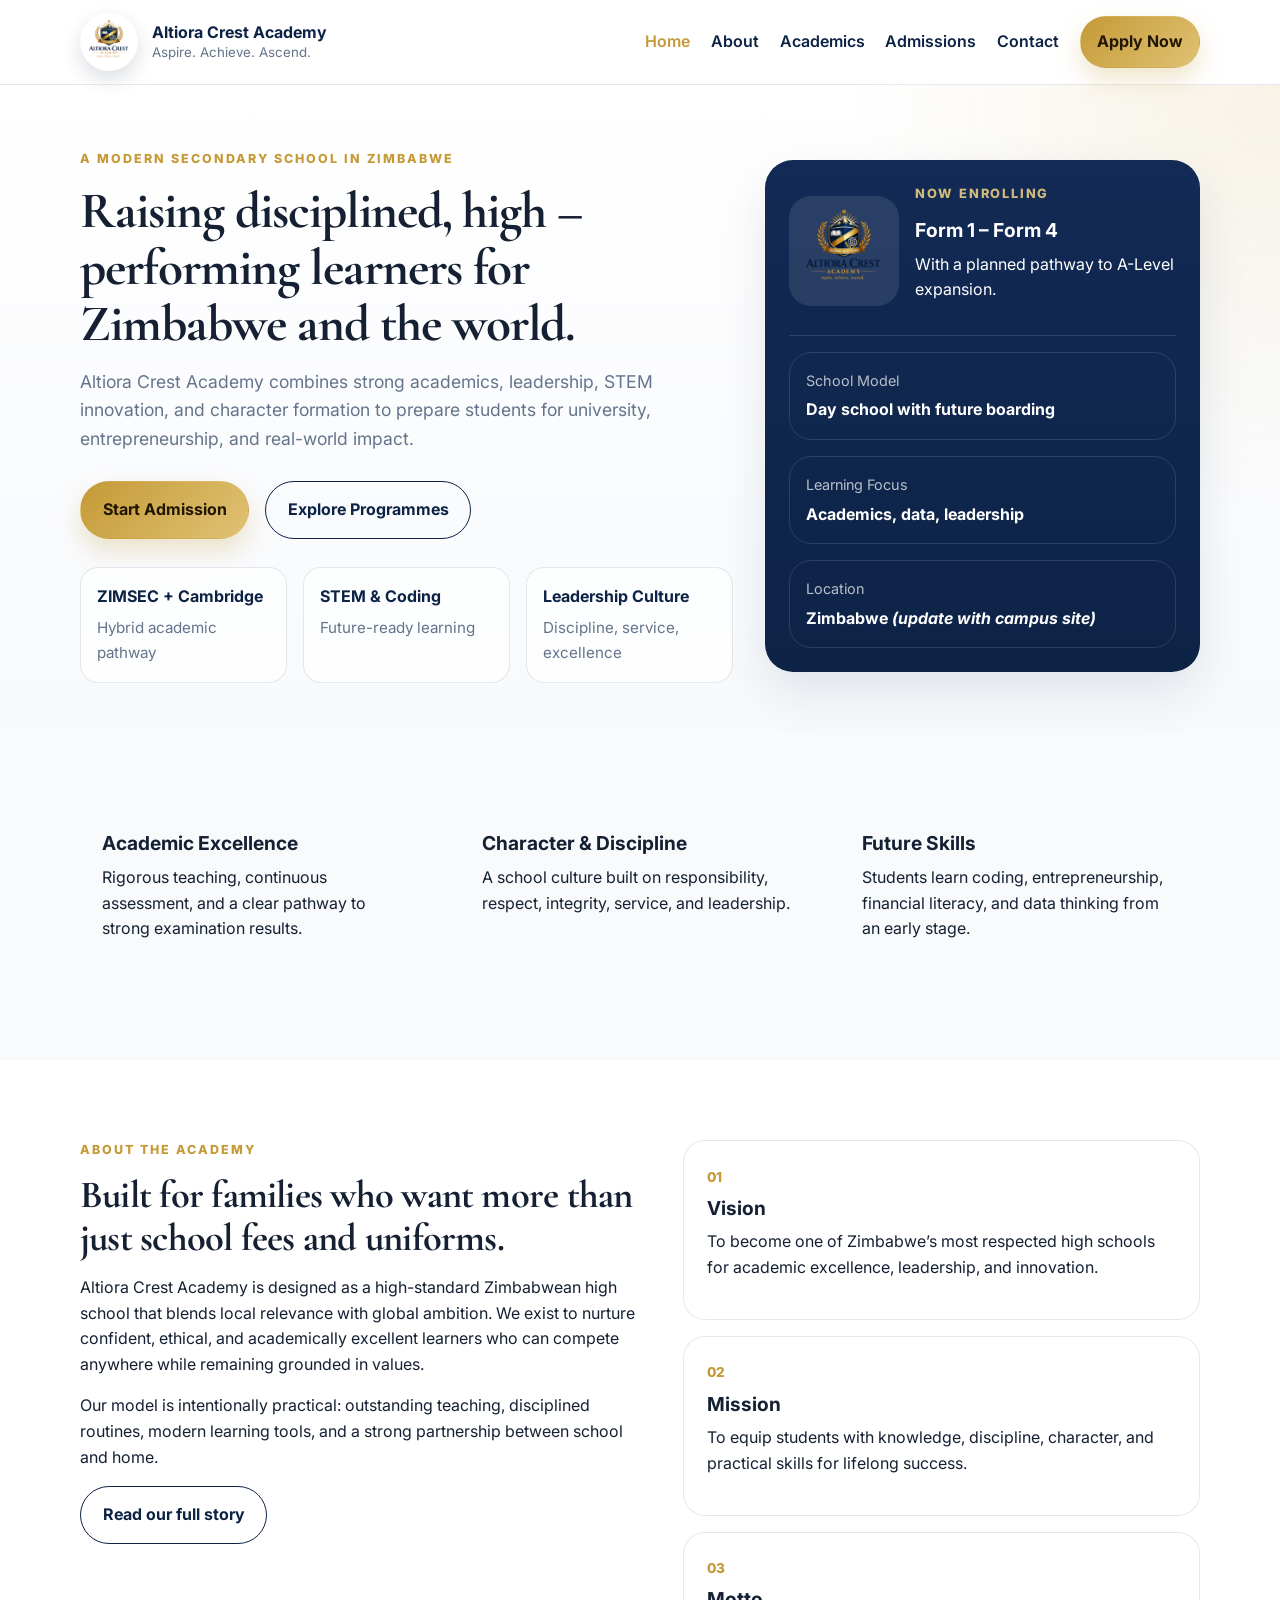
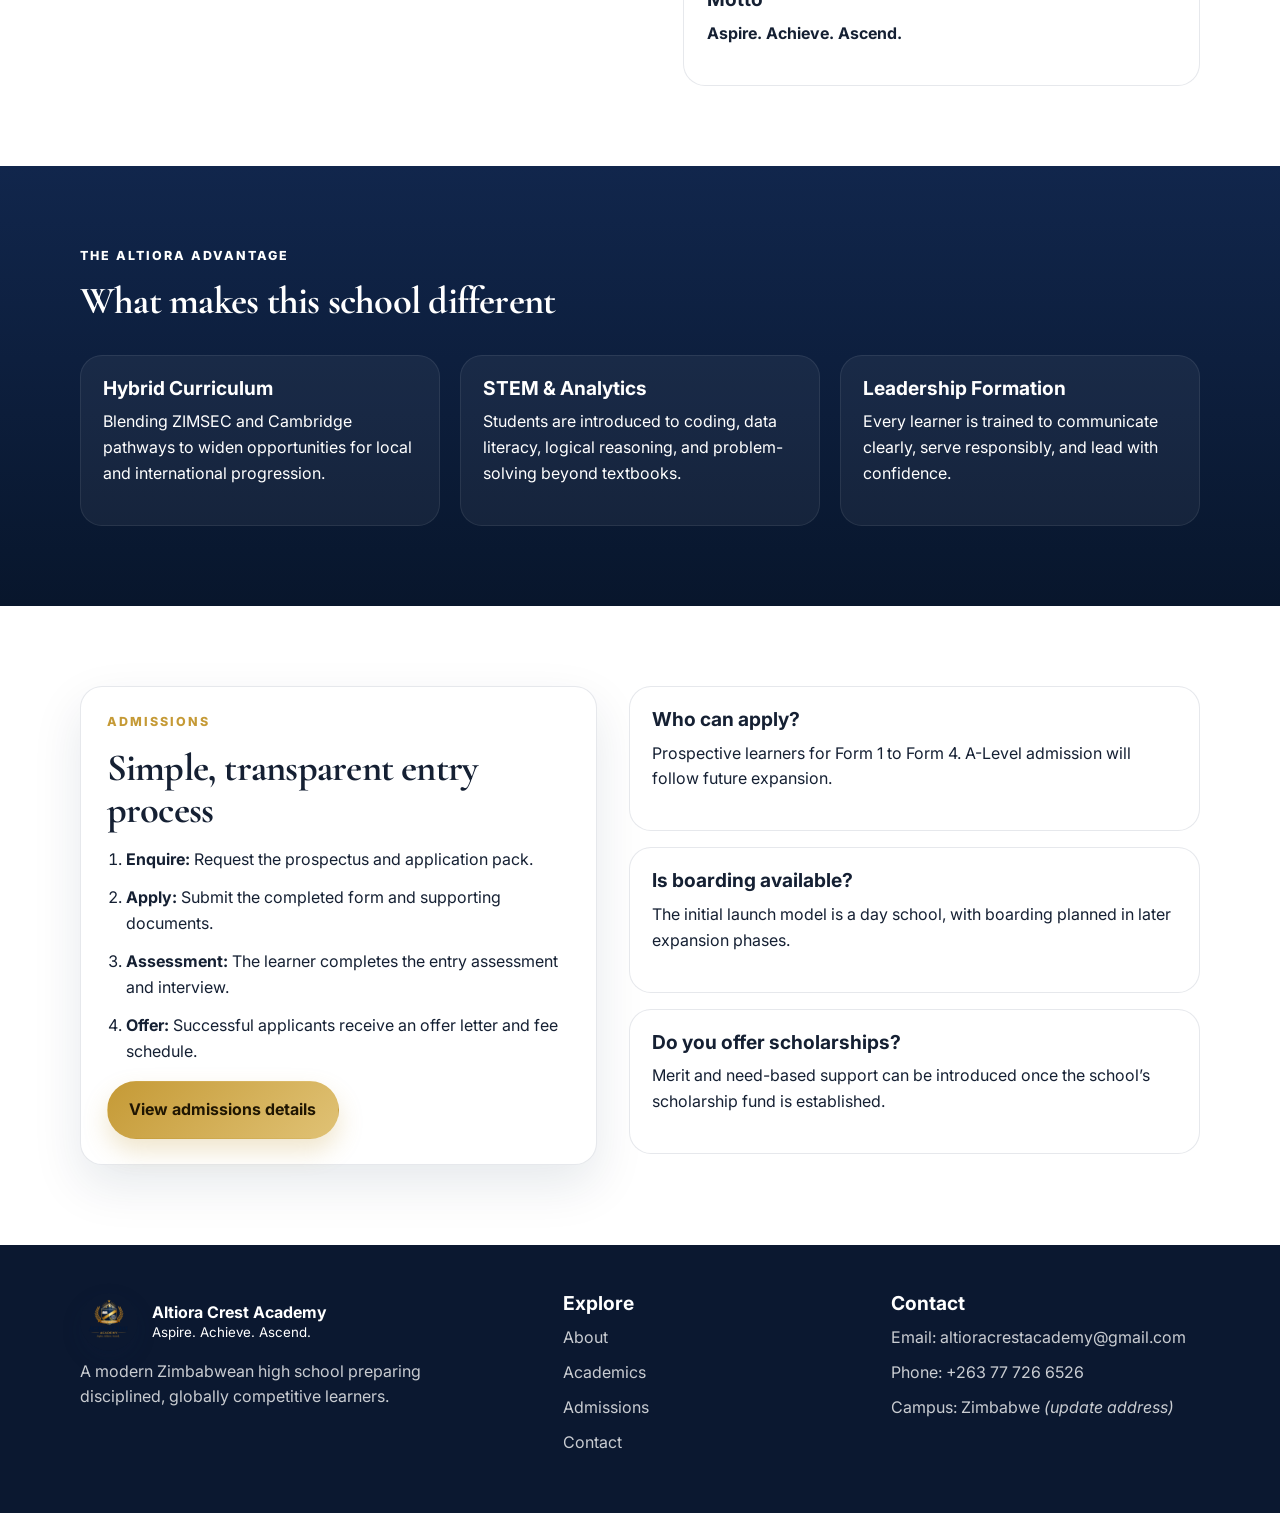
<file: index.html>
<!DOCTYPE html>
<html lang="en">
<head>
  <meta charset="UTF-8" />
  <meta name="viewport" content="width=device-width, initial-scale=1.0" />
  <meta name="description" content="Altiora Crest Academy - A modern Zimbabwean high school shaping disciplined, globally competitive learners." />
  <title>Altiora Crest Academy | Home</title>
  <link rel="preconnect" href="https://fonts.googleapis.com">
  <link rel="preconnect" href="https://fonts.gstatic.com" crossorigin>
  <link href="https://fonts.googleapis.com/css2?family=Cormorant+Garamond:wght@600;700&family=Inter:wght@400;500;600;700;800&display=swap" rel="stylesheet">
  <link rel="stylesheet" href="styles.css" />
  <link rel="icon" type="image/png" href="assets/logo.png" />
</head>
<body>
  <header class="site-header">
    <div class="container nav-wrap">
      <a class="brand" href="index.html" aria-label="Altiora Crest Academy home">
        <img src="assets/logo.png" alt="Altiora Crest Academy logo" class="brand-logo" />
        <span class="brand-text">
          <strong>Altiora Crest Academy</strong>
          <small>Aspire. Achieve. Ascend.</small>
        </span>
      </a>

      <button class="nav-toggle" aria-label="Open menu" aria-expanded="false">☰</button>

      <nav class="site-nav">
        <a href="index.html" class="active">Home</a>
        <a href="about.html">About</a>
        <a href="academics.html">Academics</a>
        <a href="admissions.html">Admissions</a>
        <a href="contact.html">Contact</a>
        <a href="admissions.html#apply" class="btn btn-sm btn-primary">Apply Now</a>
      </nav>
    </div>
  </header>

  <main>
    <section class="hero" id="home">
      <div class="container hero-grid">
        <div class="hero-copy">
          <p class="eyebrow">A modern secondary school in Zimbabwe</p>
          <h1>Raising disciplined, high &ndash; performing learners for Zimbabwe and the world.</h1>
          <p class="lead">
            Altiora Crest Academy combines strong academics, leadership, STEM innovation, and character formation
            to prepare students for university, entrepreneurship, and real-world impact.
          </p>
          <div class="hero-actions">
            <a href="admissions.html#apply" class="btn btn-primary">Start Admission</a>
            <a href="academics.html" class="btn btn-secondary">Explore Programmes</a>
          </div>
          <ul class="hero-stats">
            <li><strong>ZIMSEC + Cambridge</strong><span>Hybrid academic pathway</span></li>
            <li><strong>STEM & Coding</strong><span>Future-ready learning</span></li>
            <li><strong>Leadership Culture</strong><span>Discipline, service, excellence</span></li>
          </ul>
        </div>
        <div class="hero-card">
          <div class="crest-card">
            <img src="assets/logo.png" alt="Altiora Crest Academy crest" />
            <div>
              <p class="card-label">Now enrolling</p>
              <h3>Form 1 &ndash; Form 4</h3>
              <p>With a planned pathway to A-Level expansion.</p>
            </div>
          </div>
          <div class="quick-info">
            <div>
              <span>School Model</span>
              <strong>Day school with future boarding</strong>
            </div>
            <div>
              <span>Learning Focus</span>
              <strong>Academics, data, leadership</strong>
            </div>
            <div>
              <span>Location</span>
              <strong>Zimbabwe <em>(update with campus site)</em></strong>
            </div>
          </div>
        </div>
      </div>
    </section>

    <section class="section muted-band">
      <div class="container feature-strip">
        <article>
          <h3>Academic Excellence</h3>
          <p>Rigorous teaching, continuous assessment, and a clear pathway to strong examination results.</p>
        </article>
        <article>
          <h3>Character & Discipline</h3>
          <p>A school culture built on responsibility, respect, integrity, service, and leadership.</p>
        </article>
        <article>
          <h3>Future Skills</h3>
          <p>Students learn coding, entrepreneurship, financial literacy, and data thinking from an early stage.</p>
        </article>
      </div>
    </section>

    <section class="section">
      <div class="container split-layout">
        <div>
          <p class="eyebrow">About the academy</p>
          <h2>Built for families who want more than just school fees and uniforms.</h2>
          <p>
            Altiora Crest Academy is designed as a high-standard Zimbabwean high school that blends local relevance with
            global ambition. We exist to nurture confident, ethical, and academically excellent learners who can compete
            anywhere while remaining grounded in values.
          </p>
          <p>
            Our model is intentionally practical: outstanding teaching, disciplined routines, modern learning tools,
            and a strong partnership between school and home.
          </p>
          <a class="btn btn-secondary" href="about.html">Read our full story</a>
        </div>
        <div class="value-boxes">
          <article class="value-box">
            <span>01</span>
            <h3>Vision</h3>
            <p>To become one of Zimbabwe’s most respected high schools for academic excellence, leadership, and innovation.</p>
          </article>
          <article class="value-box">
            <span>02</span>
            <h3>Mission</h3>
            <p>To equip students with knowledge, discipline, character, and practical skills for lifelong success.</p>
          </article>
          <article class="value-box">
            <span>03</span>
            <h3>Motto</h3>
            <p><strong>Aspire. Achieve. Ascend.</strong></p>
          </article>
        </div>
      </div>
    </section>

    <section class="section dark-section">
      <div class="container">
        <p class="eyebrow light">The Altiora advantage</p>
        <h2 class="light-heading">What makes this school different</h2>
        <div class="cards-grid">
          <article class="card">
            <h3>Hybrid Curriculum</h3>
            <p>Blending ZIMSEC and Cambridge pathways to widen opportunities for local and international progression.</p>
          </article>
          <article class="card">
            <h3>STEM & Analytics</h3>
            <p>Students are introduced to coding, data literacy, logical reasoning, and problem-solving beyond textbooks.</p>
          </article>
          <article class="card">
            <h3>Leadership Formation</h3>
            <p>Every learner is trained to communicate clearly, serve responsibly, and lead with confidence.</p>
          </article>
        </div>
      </div>
    </section>

    <section class="section">
      <div class="container split-layout reverse">
        <div class="admissions-box">
          <p class="eyebrow">Admissions</p>
          <h2>Simple, transparent entry process</h2>
          <ol class="steps-list">
            <li><strong>Enquire:</strong> Request the prospectus and application pack.</li>
            <li><strong>Apply:</strong> Submit the completed form and supporting documents.</li>
            <li><strong>Assessment:</strong> The learner completes the entry assessment and interview.</li>
            <li><strong>Offer:</strong> Successful applicants receive an offer letter and fee schedule.</li>
          </ol>
          <a class="btn btn-primary" href="admissions.html">View admissions details</a>
        </div>
        <div class="faq-group">
          <article class="faq-item">
            <h3>Who can apply?</h3>
            <p>Prospective learners for Form 1 to Form 4. A-Level admission will follow future expansion.</p>
          </article>
          <article class="faq-item">
            <h3>Is boarding available?</h3>
            <p>The initial launch model is a day school, with boarding planned in later expansion phases.</p>
          </article>
          <article class="faq-item">
            <h3>Do you offer scholarships?</h3>
            <p>Merit and need-based support can be introduced once the school’s scholarship fund is established.</p>
          </article>
        </div>
      </div>
    </section>
  </main>

  <footer class="site-footer">
    <div class="container footer-grid">
      <div>
        <a class="brand footer-brand" href="index.html">
          <img src="assets/logo.png" alt="Altiora Crest Academy logo" class="brand-logo" />
          <span class="brand-text">
            <strong>Altiora Crest Academy</strong>
            <small>Aspire. Achieve. Ascend.</small>
          </span>
        </a>
        <p class="footer-copy">A modern Zimbabwean high school preparing disciplined, globally competitive learners.</p>
      </div>
      <div>
        <h3>Explore</h3>
        <ul class="footer-links">
          <li><a href="about.html">About</a></li>
          <li><a href="academics.html">Academics</a></li>
          <li><a href="admissions.html">Admissions</a></li>
          <li><a href="contact.html">Contact</a></li>
        </ul>
      </div>
      <div>
        <h3>Contact</h3>
        <ul class="footer-links">
          <li>Email: altioracrestacademy@gmail.com</li>
          <li>Phone: +263 77 726 6526</li>
          <li>Campus: Zimbabwe <em>(update address)</em></li>
        </ul>
      </div>
    </div>
  </footer>
  <script src="script.js"></script>
</body>
</html>
</file>
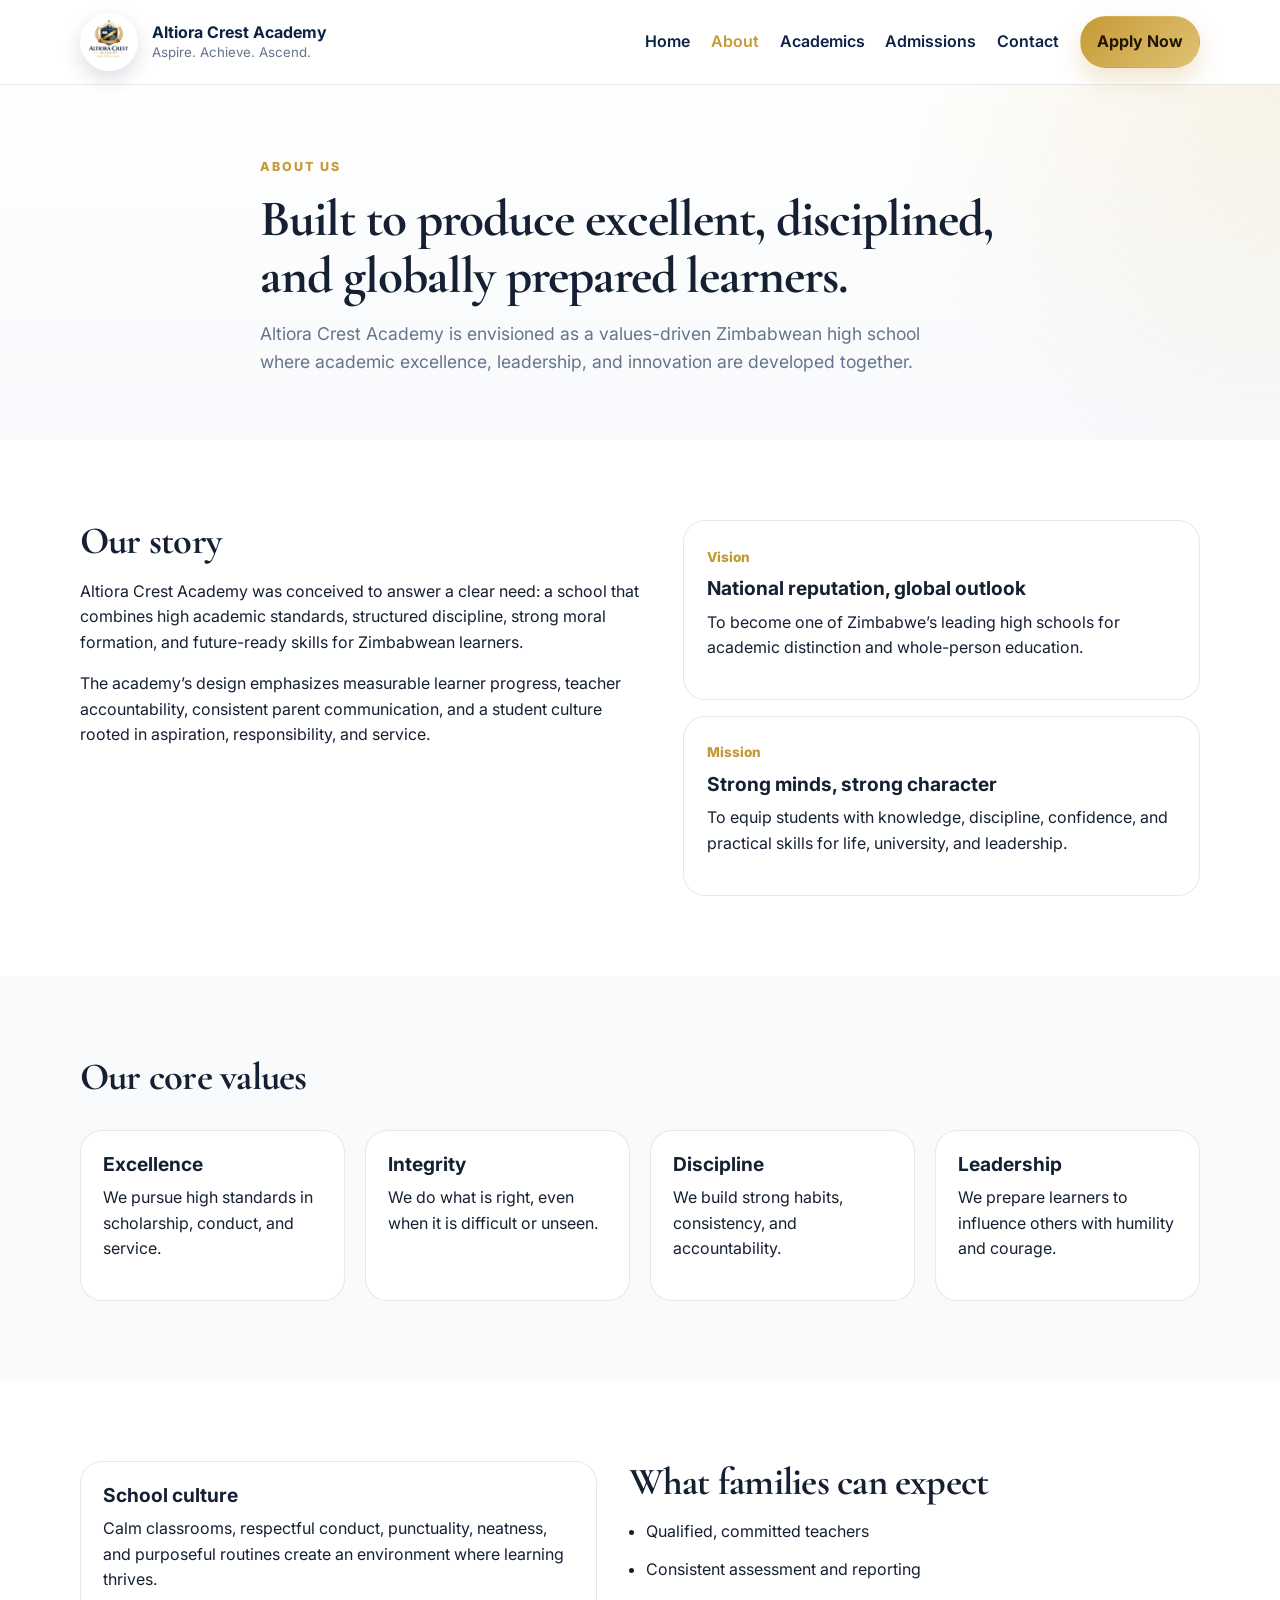
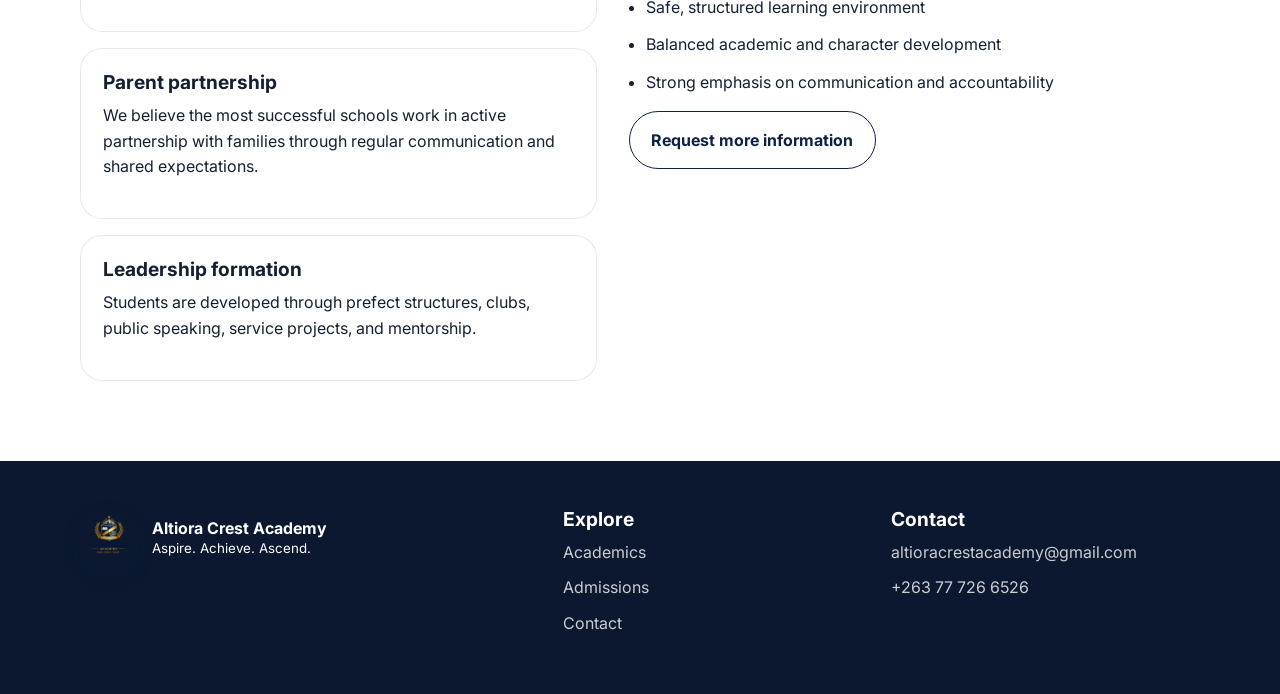
<file: about.html>
<!DOCTYPE html>
<html lang="en">
<head>
  <meta charset="UTF-8" />
  <meta name="viewport" content="width=device-width, initial-scale=1.0" />
  <meta name="description" content="About Altiora Crest Academy - our vision, mission, values, and school culture." />
  <title>Altiora Crest Academy | About</title>
  <link rel="preconnect" href="https://fonts.googleapis.com">
  <link rel="preconnect" href="https://fonts.gstatic.com" crossorigin>
  <link href="https://fonts.googleapis.com/css2?family=Cormorant+Garamond:wght@600;700&family=Inter:wght@400;500;600;700;800&display=swap" rel="stylesheet">
  <link rel="stylesheet" href="styles.css" />
  <link rel="icon" type="image/png" href="assets/logo.png" />
</head>
<body>
  <header class="site-header">
    <div class="container nav-wrap">
      <a class="brand" href="index.html"><img src="assets/logo.png" alt="Logo" class="brand-logo"><span class="brand-text"><strong>Altiora Crest Academy</strong><small>Aspire. Achieve. Ascend.</small></span></a>
      <button class="nav-toggle" aria-label="Open menu" aria-expanded="false">☰</button>
      <nav class="site-nav">
        <a href="index.html">Home</a>
        <a href="about.html" class="active">About</a>
        <a href="academics.html">Academics</a>
        <a href="admissions.html">Admissions</a>
        <a href="contact.html">Contact</a>
        <a href="admissions.html#apply" class="btn btn-sm btn-primary">Apply Now</a>
      </nav>
    </div>
  </header>
  <main>
    <section class="page-hero">
      <div class="container narrow">
        <p class="eyebrow">About Us</p>
        <h1>Built to produce excellent, disciplined, and globally prepared learners.</h1>
        <p class="lead">Altiora Crest Academy is envisioned as a values-driven Zimbabwean high school where academic excellence, leadership, and innovation are developed together.</p>
      </div>
    </section>

    <section class="section">
      <div class="container split-layout">
        <div>
          <h2>Our story</h2>
          <p>Altiora Crest Academy was conceived to answer a clear need: a school that combines high academic standards, structured discipline, strong moral formation, and future-ready skills for Zimbabwean learners.</p>
          <p>The academy’s design emphasizes measurable learner progress, teacher accountability, consistent parent communication, and a student culture rooted in aspiration, responsibility, and service.</p>
        </div>
        <div class="value-boxes">
          <article class="value-box"><span>Vision</span><h3>National reputation, global outlook</h3><p>To become one of Zimbabwe’s leading high schools for academic distinction and whole-person education.</p></article>
          <article class="value-box"><span>Mission</span><h3>Strong minds, strong character</h3><p>To equip students with knowledge, discipline, confidence, and practical skills for life, university, and leadership.</p></article>
        </div>
      </div>
    </section>

    <section class="section muted-band">
      <div class="container">
        <h2>Our core values</h2>
        <div class="cards-grid four-up light-cards">
          <article class="card light-card"><h3>Excellence</h3><p>We pursue high standards in scholarship, conduct, and service.</p></article>
          <article class="card light-card"><h3>Integrity</h3><p>We do what is right, even when it is difficult or unseen.</p></article>
          <article class="card light-card"><h3>Discipline</h3><p>We build strong habits, consistency, and accountability.</p></article>
          <article class="card light-card"><h3>Leadership</h3><p>We prepare learners to influence others with humility and courage.</p></article>
        </div>
      </div>
    </section>

    <section class="section">
      <div class="container split-layout reverse">
        <div class="faq-group">
          <article class="faq-item"><h3>School culture</h3><p>Calm classrooms, respectful conduct, punctuality, neatness, and purposeful routines create an environment where learning thrives.</p></article>
          <article class="faq-item"><h3>Parent partnership</h3><p>We believe the most successful schools work in active partnership with families through regular communication and shared expectations.</p></article>
          <article class="faq-item"><h3>Leadership formation</h3><p>Students are developed through prefect structures, clubs, public speaking, service projects, and mentorship.</p></article>
        </div>
        <div>
          <h2>What families can expect</h2>
          <ul class="check-list">
            <li>Qualified, committed teachers</li>
            <li>Consistent assessment and reporting</li>
            <li>Safe, structured learning environment</li>
            <li>Balanced academic and character development</li>
            <li>Strong emphasis on communication and accountability</li>
          </ul>
          <a href="contact.html" class="btn btn-secondary">Request more information</a>
        </div>
      </div>
    </section>
  </main>
  <footer class="site-footer">
    <div class="container footer-grid">
      <div><a class="brand footer-brand" href="index.html"><img src="assets/logo.png" alt="Logo" class="brand-logo"><span class="brand-text"><strong>Altiora Crest Academy</strong><small>Aspire. Achieve. Ascend.</small></span></a></div>
      <div><h3>Explore</h3><ul class="footer-links"><li><a href="academics.html">Academics</a></li><li><a href="admissions.html">Admissions</a></li><li><a href="contact.html">Contact</a></li></ul></div>
      <div><h3>Contact</h3><ul class="footer-links"><li>altioracrestacademy@gmail.com</li><li>+263 77 726 6526</li></ul></div>
    </div>
  </footer>
  <script src="script.js"></script>
</body>
</html>
</file>
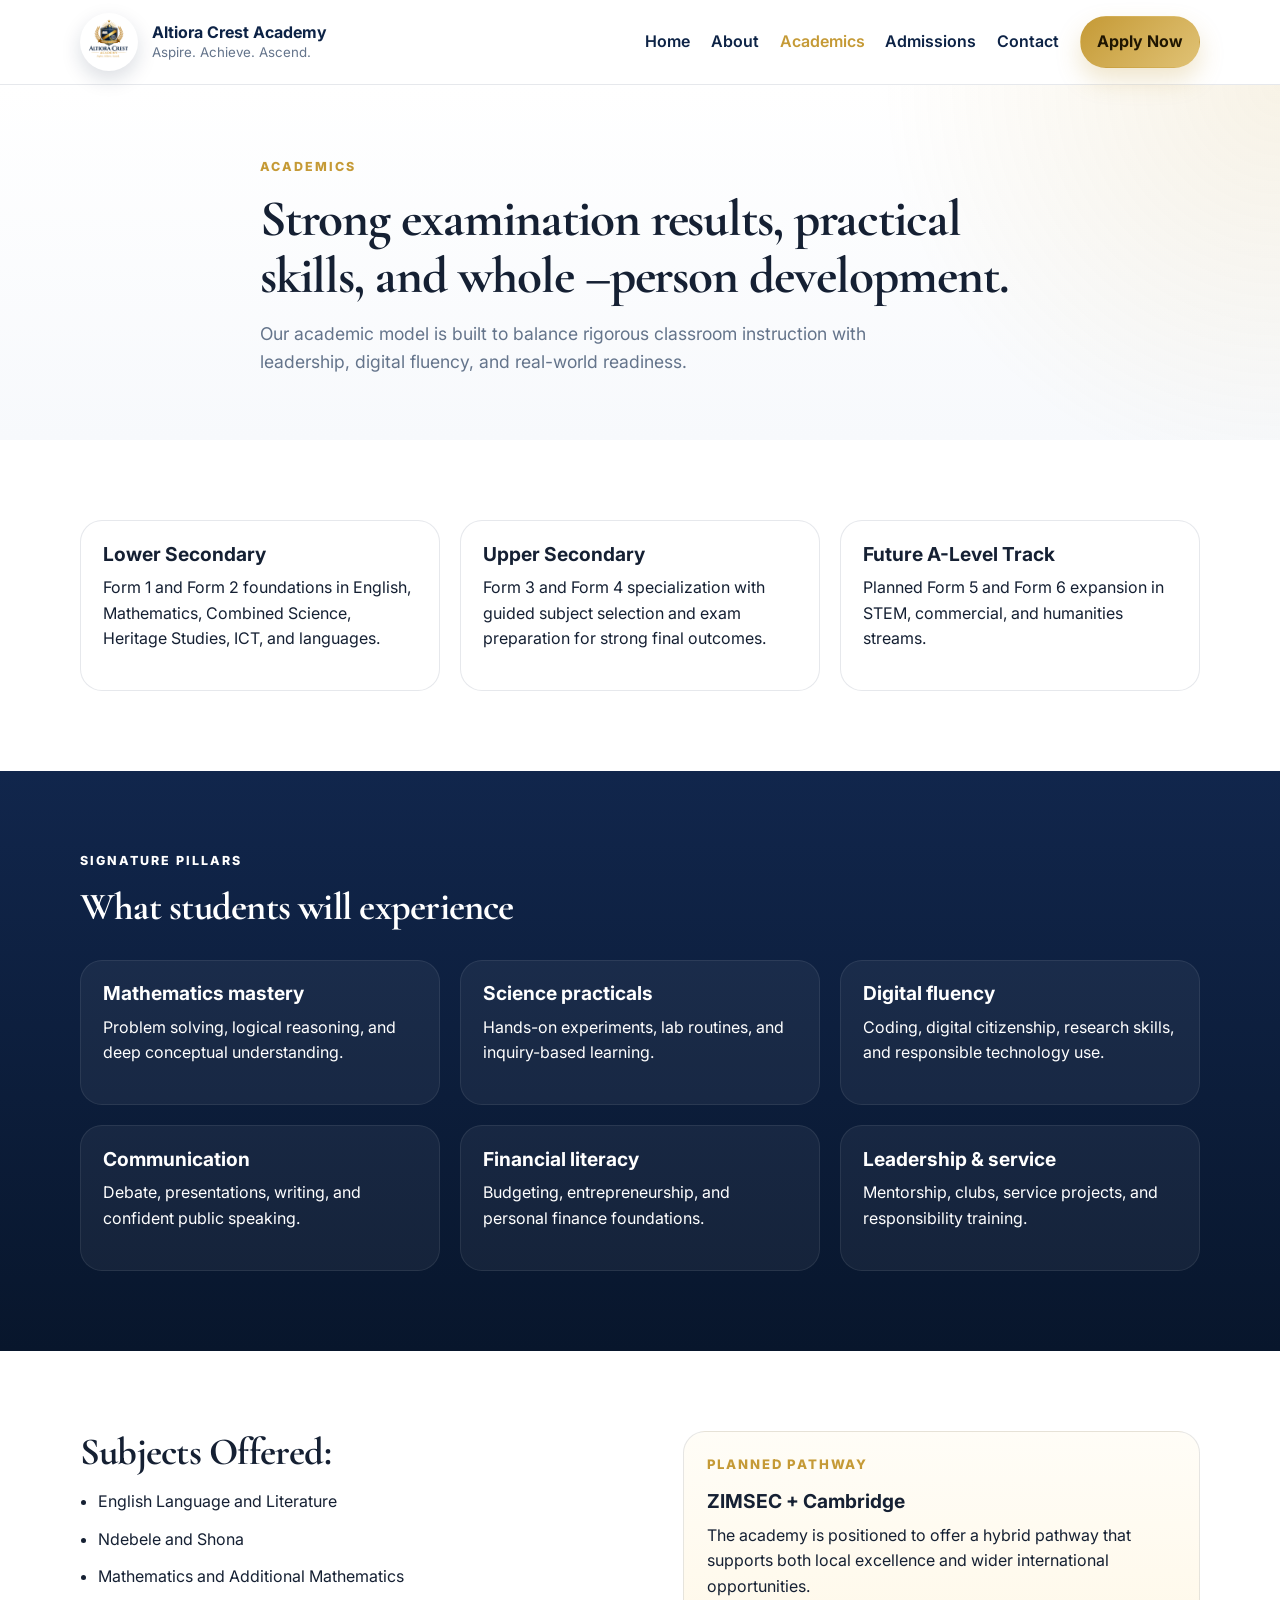
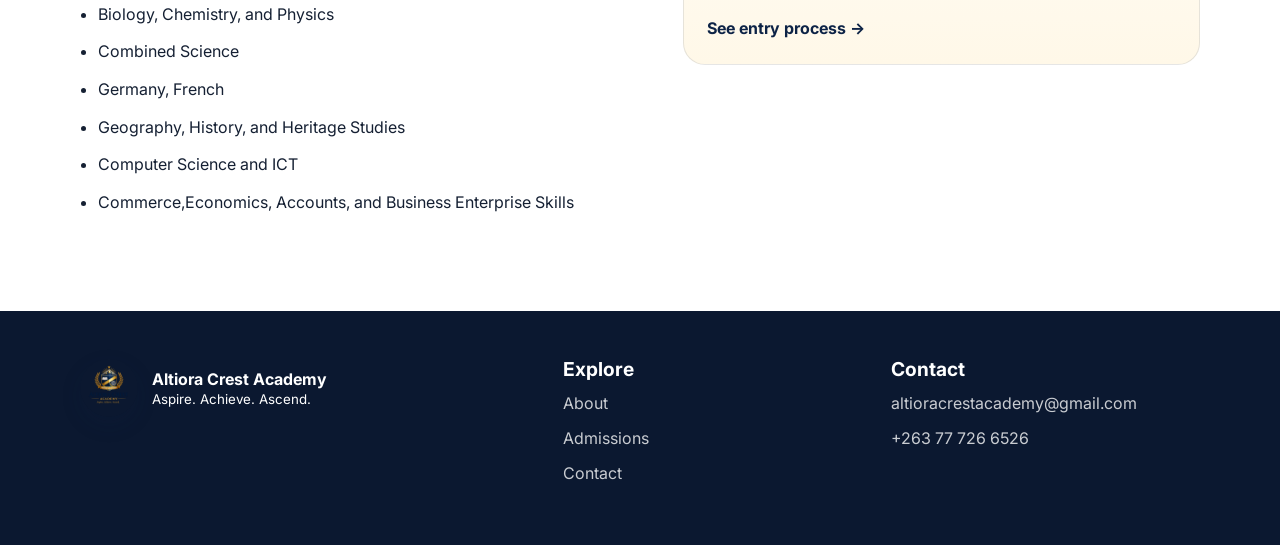
<file: academics.html>
<!DOCTYPE html>
<html lang="en">
<head>
  <meta charset="UTF-8" />
  <meta name="viewport" content="width=device-width, initial-scale=1.0" />
  <meta name="description" content="Academics at Altiora Crest Academy - programmes, pathways, and signature learning pillars." />
  <title>Altiora Crest Academy | Academics</title>
  <link rel="preconnect" href="https://fonts.googleapis.com">
  <link rel="preconnect" href="https://fonts.gstatic.com" crossorigin>
  <link href="https://fonts.googleapis.com/css2?family=Cormorant+Garamond:wght@600;700&family=Inter:wght@400;500;600;700;800&display=swap" rel="stylesheet">
  <link rel="stylesheet" href="styles.css" />
  <link rel="icon" type="image/png" href="assets/logo.png" />
</head>
<body>
  <header class="site-header">
    <div class="container nav-wrap">
      <a class="brand" href="index.html"><img src="assets/logo.png" alt="Logo" class="brand-logo"><span class="brand-text"><strong>Altiora Crest Academy</strong><small>Aspire. Achieve. Ascend.</small></span></a>
      <button class="nav-toggle" aria-label="Open menu" aria-expanded="false">☰</button>
      <nav class="site-nav">
        <a href="index.html">Home</a>
        <a href="about.html">About</a>
        <a href="academics.html" class="active">Academics</a>
        <a href="admissions.html">Admissions</a>
        <a href="contact.html">Contact</a>
        <a href="admissions.html#apply" class="btn btn-sm btn-primary">Apply Now</a>
      </nav>
    </div>
  </header>
  <main>
    <section class="page-hero">
      <div class="container narrow">
        <p class="eyebrow">Academics</p>
        <h1>Strong examination results, practical skills, and whole &ndash;person development.</h1>
        <p class="lead">Our academic model is built to balance rigorous classroom instruction with leadership, digital fluency, and real-world readiness.</p>
      </div>
    </section>

    <section class="section">
      <div class="container">
        <div class="academics-grid">
          <article class="program-card"><h3>Lower Secondary</h3><p>Form 1 and Form 2 foundations in English, Mathematics, Combined Science, Heritage Studies, ICT, and languages.</p></article>
          <article class="program-card"><h3>Upper Secondary</h3><p>Form 3 and Form 4 specialization with guided subject selection and exam preparation for strong final outcomes.</p></article>
          <article class="program-card"><h3>Future A-Level Track</h3><p>Planned Form 5 and Form 6 expansion in STEM, commercial, and humanities streams.</p></article>
        </div>
      </div>
    </section>

    <section class="section dark-section">
      <div class="container">
        <p class="eyebrow light">Signature pillars</p>
        <h2 class="light-heading">What students will experience</h2>
        <div class="cards-grid">
          <article class="card"><h3>Mathematics mastery</h3><p>Problem solving, logical reasoning, and deep conceptual understanding.</p></article>
          <article class="card"><h3>Science practicals</h3><p>Hands-on experiments, lab routines, and inquiry-based learning.</p></article>
          <article class="card"><h3>Digital fluency</h3><p>Coding, digital citizenship, research skills, and responsible technology use.</p></article>
          <article class="card"><h3>Communication</h3><p>Debate, presentations, writing, and confident public speaking.</p></article>
          <article class="card"><h3>Financial literacy</h3><p>Budgeting, entrepreneurship, and personal finance foundations.</p></article>
          <article class="card"><h3>Leadership & service</h3><p>Mentorship, clubs, service projects, and responsibility training.</p></article>
        </div>
      </div>
    </section>

    <section class="section">
      <div class="container split-layout">
        <div>
          <h2>Subjects Offered:</h2>
          <ul class="check-list">
            <li>English Language and Literature</li>
            <li>Ndebele and Shona</li>
            <li>Mathematics and Additional Mathematics</li>
            <li>Biology, Chemistry, and Physics</li>
            <li>Combined Science</li>
            <li>Germany, French</li>
            <li>Geography, History, and Heritage Studies</li>
            <li>Computer Science and ICT</li>
            <li>Commerce,Economics, Accounts, and Business Enterprise Skills</li>
          </ul>
        </div>
        <aside class="accent-panel">
          <p class="panel-tag">Planned pathway</p>
          <h3>ZIMSEC + Cambridge</h3>
          <p>The academy is positioned to offer a hybrid pathway that supports both local excellence and wider international opportunities.</p>
          <a class="text-link" href="admissions.html">See entry process →</a>
        </aside>
      </div>
    </section>
  </main>
  <footer class="site-footer">
    <div class="container footer-grid">
      <div><a class="brand footer-brand" href="index.html"><img src="assets/logo.png" alt="Logo" class="brand-logo"><span class="brand-text"><strong>Altiora Crest Academy</strong><small>Aspire. Achieve. Ascend.</small></span></a></div>
      <div><h3>Explore</h3><ul class="footer-links"><li><a href="about.html">About</a></li><li><a href="admissions.html">Admissions</a></li><li><a href="contact.html">Contact</a></li></ul></div>
      <div><h3>Contact</h3><ul class="footer-links"><li>altioracrestacademy@gmail.com</li><li>+263 77 726 6526</li></ul></div>
    </div>
  </footer>
  <script src="script.js"></script>
</body>
</html>
</file>
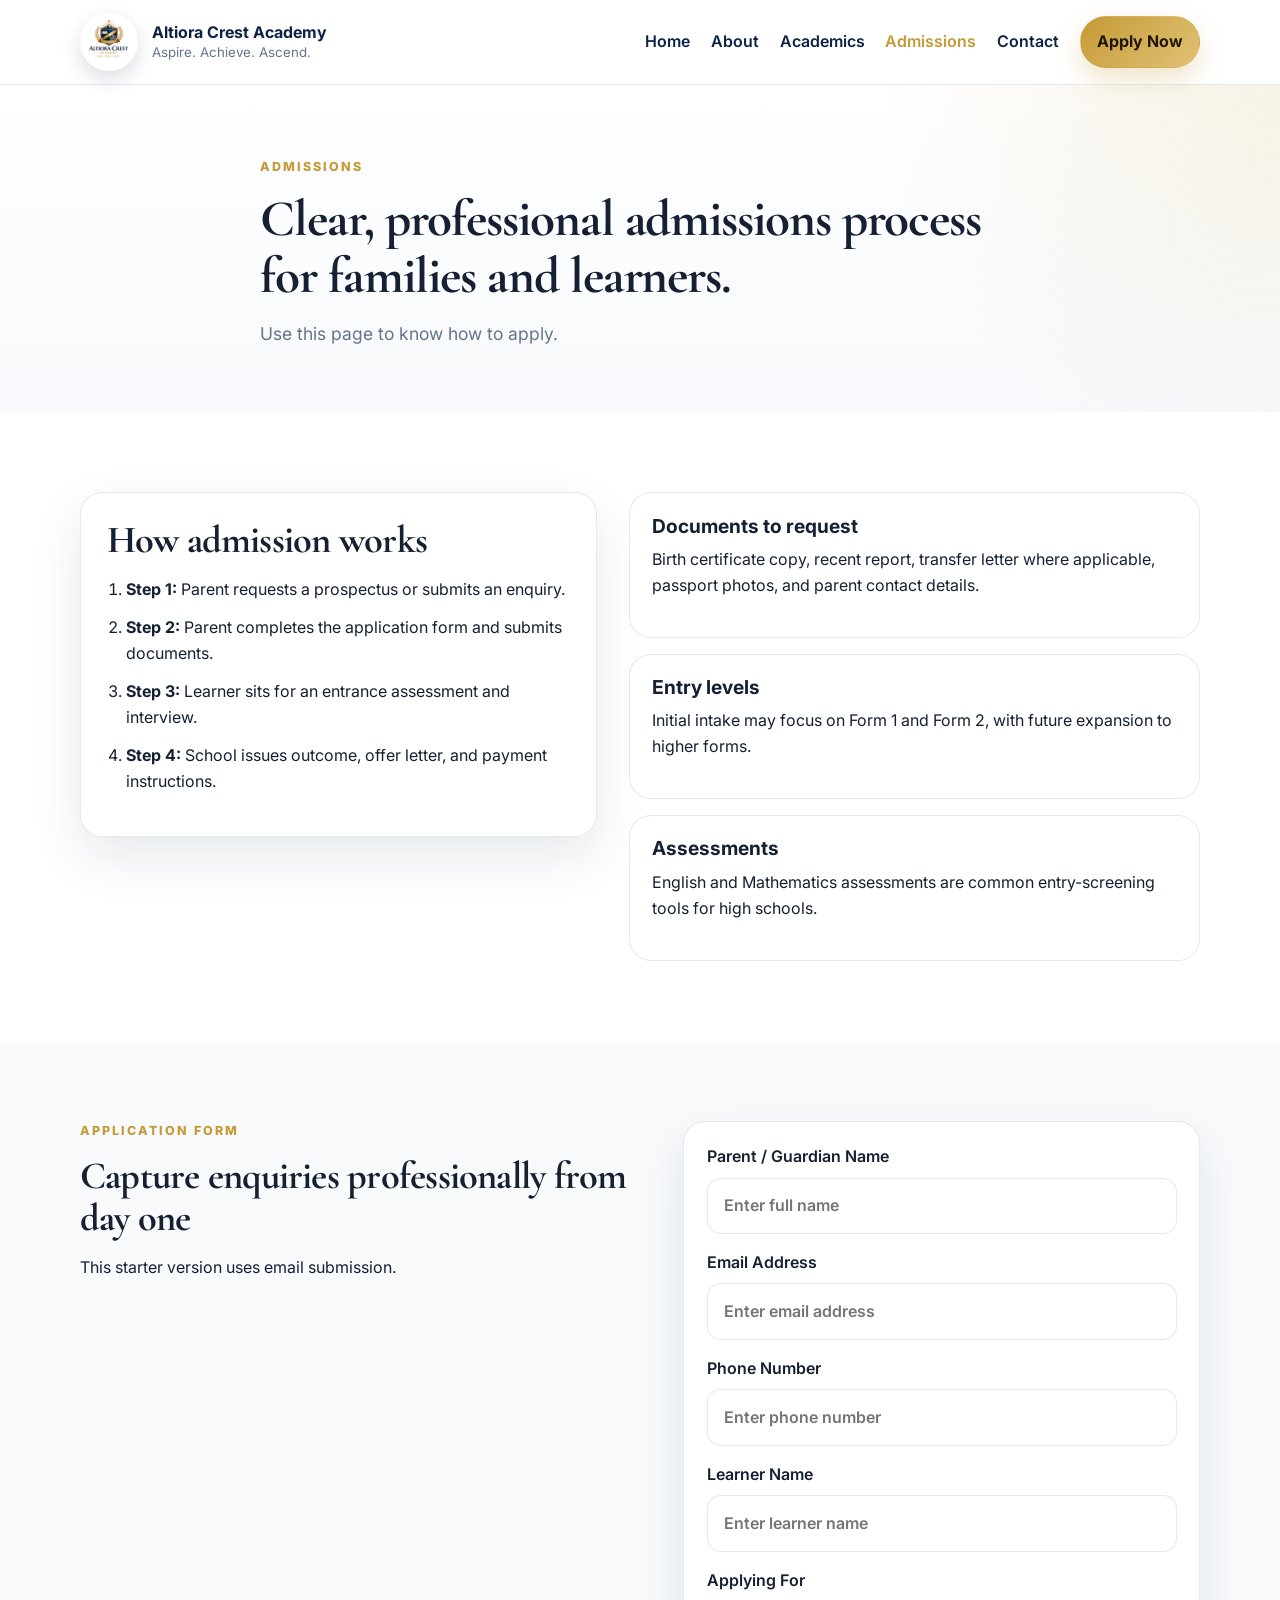
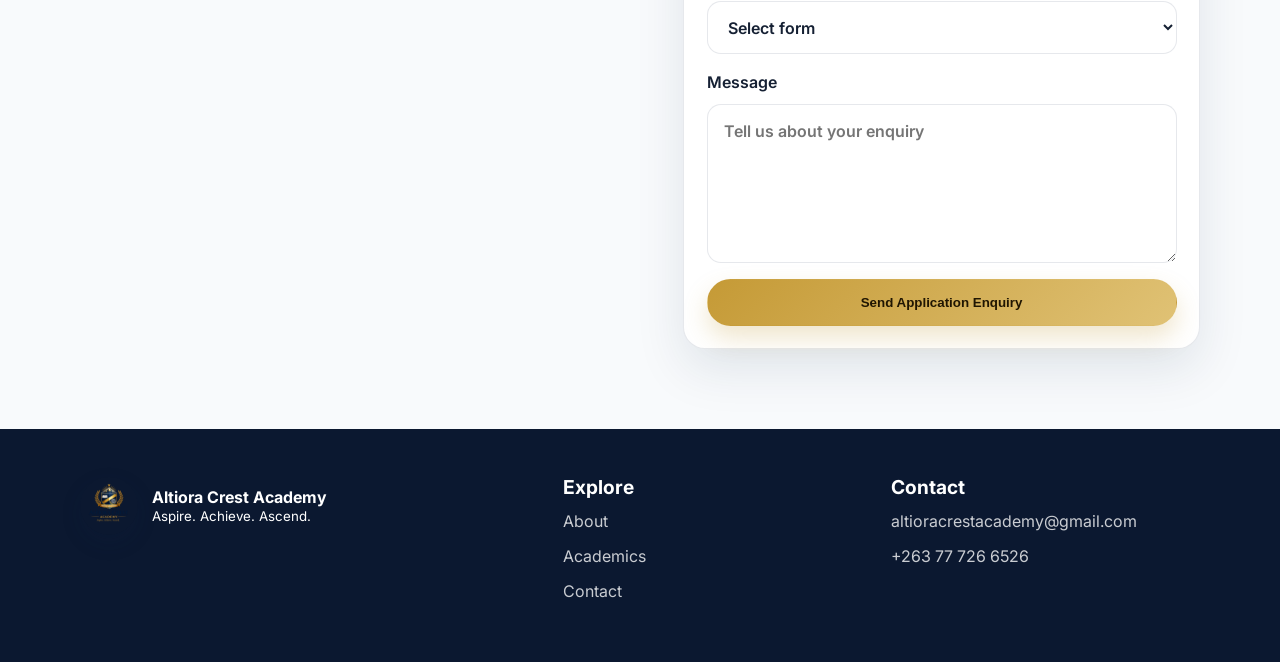
<file: admissions.html>
<!DOCTYPE html>
<html lang="en">
<head>
  <meta charset="UTF-8" />
  <meta name="viewport" content="width=device-width, initial-scale=1.0" />
  <meta name="description" content="Admissions at Altiora Crest Academy - application steps, requirements, and enquiry form." />
  <title>Altiora Crest Academy | Admissions</title>
  <link rel="preconnect" href="https://fonts.googleapis.com">
  <link rel="preconnect" href="https://fonts.gstatic.com" crossorigin>
  <link href="https://fonts.googleapis.com/css2?family=Cormorant+Garamond:wght@600;700&family=Inter:wght@400;500;600;700;800&display=swap" rel="stylesheet">
  <link rel="stylesheet" href="styles.css" />
  <link rel="icon" type="image/png" href="assets/logo.png" />
</head>
<body>
  <header class="site-header">
    <div class="container nav-wrap">
      <a class="brand" href="index.html"><img src="assets/logo.png" alt="Logo" class="brand-logo"><span class="brand-text"><strong>Altiora Crest Academy</strong><small>Aspire. Achieve. Ascend.</small></span></a>
      <button class="nav-toggle" aria-label="Open menu" aria-expanded="false">☰</button>
      <nav class="site-nav">
        <a href="index.html">Home</a>
        <a href="about.html">About</a>
        <a href="academics.html">Academics</a>
        <a href="admissions.html" class="active">Admissions</a>
        <a href="contact.html">Contact</a>
        <a href="#apply" class="btn btn-sm btn-primary">Apply Now</a>
      </nav>
    </div>
  </header>
  <main>
    <section class="page-hero">
      <div class="container narrow">
        <p class="eyebrow">Admissions</p>
        <h1>Clear, professional admissions process for families and learners.</h1>
        <p class="lead">Use this page to know how to apply.</p>
      </div>
    </section>

    <section class="section">
      <div class="container split-layout reverse">
        <div class="admissions-box">
          <h2>How admission works</h2>
          <ol class="steps-list">
            <li><strong>Step 1:</strong> Parent requests a prospectus or submits an enquiry.</li>
            <li><strong>Step 2:</strong> Parent completes the application form and submits documents.</li>
            <li><strong>Step 3:</strong> Learner sits for an entrance assessment and interview.</li>
            <li><strong>Step 4:</strong> School issues outcome, offer letter, and payment instructions.</li>
          </ol>
        </div>
        <div class="faq-group">
          <article class="faq-item"><h3>Documents to request</h3><p>Birth certificate copy, recent report, transfer letter where applicable, passport photos, and parent contact details.</p></article>
          <article class="faq-item"><h3>Entry levels</h3><p>Initial intake may focus on Form 1 and Form 2, with future expansion to higher forms.</p></article>
          <article class="faq-item"><h3>Assessments</h3><p>English and Mathematics assessments are common entry-screening tools for high schools.</p></article>
        </div>
      </div>
    </section>

    <section class="section muted-band" id="apply">
      <div class="container split-layout">
        <div>
          <p class="eyebrow">Application form</p>
          <h2>Capture enquiries professionally from day one</h2>
          <p>This starter version uses email submission.</p>
        </div>
        <form class="contact-form" name="admissions" method="POST" data-netlify="true" action="/thank-you.html">
  <input type="hidden" name="form-name" value="admissions" />

  <label>
    Parent / Guardian Name
    <input type="text" name="parent_name" placeholder="Enter full name" required />
  </label>

  <label>
    Email Address
    <input type="email" name="email" placeholder="Enter email address" required />
  </label>

  <label>
    Phone Number
    <input type="tel" name="phone" placeholder="Enter phone number" required />
  </label>

  <label>
    Learner Name
    <input type="text" name="learner_name" placeholder="Enter learner name" required />
  </label>

  <label>
    Applying For
    <select name="entry_level" required>
      <option value="">Select form</option>
      <option>Form 1</option>
      <option>Form 2</option>
      <option>Form 3</option>
      <option>Form 4</option>
    </select>
  </label>

  <label>
    Message
    <textarea name="message" rows="5" placeholder="Tell us about your enquiry"></textarea>
  </label>

  <button class="btn btn-primary full-width" type="submit">Send Application Enquiry</button>
</form>  
      </div>
    </section>
  </main>
  <footer class="site-footer">
    <div class="container footer-grid">
      <div><a class="brand footer-brand" href="index.html"><img src="assets/logo.png" alt="Logo" class="brand-logo"><span class="brand-text"><strong>Altiora Crest Academy</strong><small>Aspire. Achieve. Ascend.</small></span></a></div>
      <div><h3>Explore</h3><ul class="footer-links"><li><a href="about.html">About</a></li><li><a href="academics.html">Academics</a></li><li><a href="contact.html">Contact</a></li></ul></div>
      <div><h3>Contact</h3><ul class="footer-links"><li>altioracrestacademy@gmail.com</li><li>+263 77 726 6526</li></ul></div>
    </div>
  </footer>
  <script src="script.js"></script>
</body>
</html>
</file>
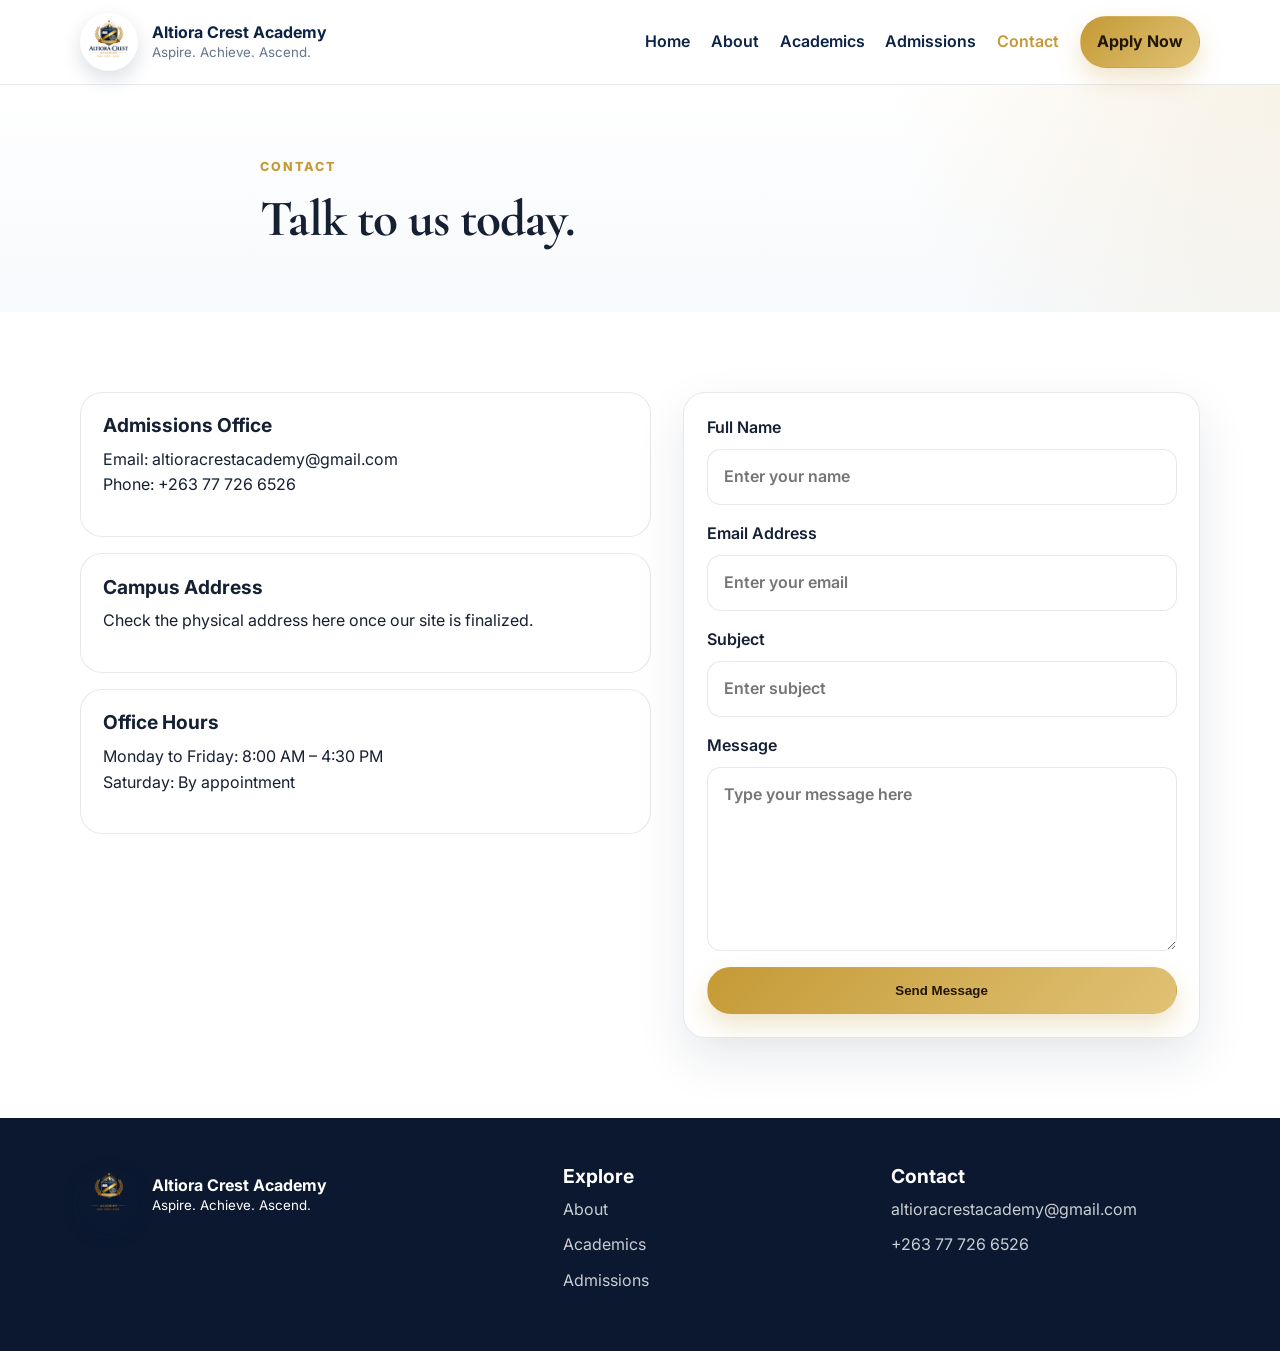
<file: contact.html>
<!DOCTYPE html>
<html lang="en">
<head>
  <meta charset="UTF-8" />
  <meta name="viewport" content="width=device-width, initial-scale=1.0" />
  <meta name="description" content="Contact Altiora Crest Academy for admissions, location, and school enquiries." />
  <title>Altiora Crest Academy | Contact</title>
  <link rel="preconnect" href="https://fonts.googleapis.com">
  <link rel="preconnect" href="https://fonts.gstatic.com" crossorigin>
  <link href="https://fonts.googleapis.com/css2?family=Cormorant+Garamond:wght@600;700&family=Inter:wght@400;500;600;700;800&display=swap" rel="stylesheet">
  <link rel="stylesheet" href="styles.css" />
  <link rel="icon" type="image/png" href="assets/logo.png" />
</head>
<body>
  <header class="site-header">
    <div class="container nav-wrap">
      <a class="brand" href="index.html"><img src="assets/logo.png" alt="Logo" class="brand-logo"><span class="brand-text"><strong>Altiora Crest Academy</strong><small>Aspire. Achieve. Ascend.</small></span></a>
      <button class="nav-toggle" aria-label="Open menu" aria-expanded="false">☰</button>
      <nav class="site-nav">
        <a href="index.html">Home</a>
        <a href="about.html">About</a>
        <a href="academics.html">Academics</a>
        <a href="admissions.html">Admissions</a>
        <a href="contact.html" class="active">Contact</a>
        <a href="admissions.html#apply" class="btn btn-sm btn-primary">Apply Now</a>
      </nav>
    </div>
  </header>
  <main>
    <section class="page-hero">
      <div class="container narrow">
        <p class="eyebrow">Contact</p>
        <h1>Talk to us today.</h1>
        
      </div>
    </section>

    <section class="section">
      <div class="container split-layout">
        <div class="contact-card-stack">
          <article class="faq-item"><h3>Admissions Office</h3><p>Email: altioracrestacademy@gmail.com<br>Phone: +263 77 726 6526</p></article>
          <article class="faq-item"><h3>Campus Address</h3><p>Check the physical address here once our site is finalized.</p></article>
          <article class="faq-item"><h3>Office Hours</h3><p>Monday to Friday: 8:00 AM – 4:30 PM<br>Saturday: By appointment</p></article>
        </div>
        <form class="contact-form" action="mailto:altioracrestacademy@gmail.com" method="post" enctype="text/plain">
          <label>
            Full Name
            <input type="text" name="Name" placeholder="Enter your name" required />
          </label>
          <label>
            Email Address
            <input type="email" name="Email" placeholder="Enter your email" required />
          </label>
          <label>
            Subject
            <input type="text" name="Subject" placeholder="Enter subject" required />
          </label>
          <label>
            Message
            <textarea name="Message" rows="6" placeholder="Type your message here" required></textarea>
          </label>
          <button class="btn btn-primary full-width" type="submit">Send Message</button>
        </form>
      </div>
    </section>
  </main>
  <footer class="site-footer">
    <div class="container footer-grid">
      <div><a class="brand footer-brand" href="index.html"><img src="assets/logo.png" alt="Logo" class="brand-logo"><span class="brand-text"><strong>Altiora Crest Academy</strong><small>Aspire. Achieve. Ascend.</small></span></a></div>
      <div><h3>Explore</h3><ul class="footer-links"><li><a href="about.html">About</a></li><li><a href="academics.html">Academics</a></li><li><a href="admissions.html">Admissions</a></li></ul></div>
      <div><h3>Contact</h3><ul class="footer-links"><li>altioracrestacademy@gmail.com</li><li>+263 77 726 6526</li></ul></div>
    </div>
  </footer>
  <script src="script.js"></script>
</body>
</html>
</file>
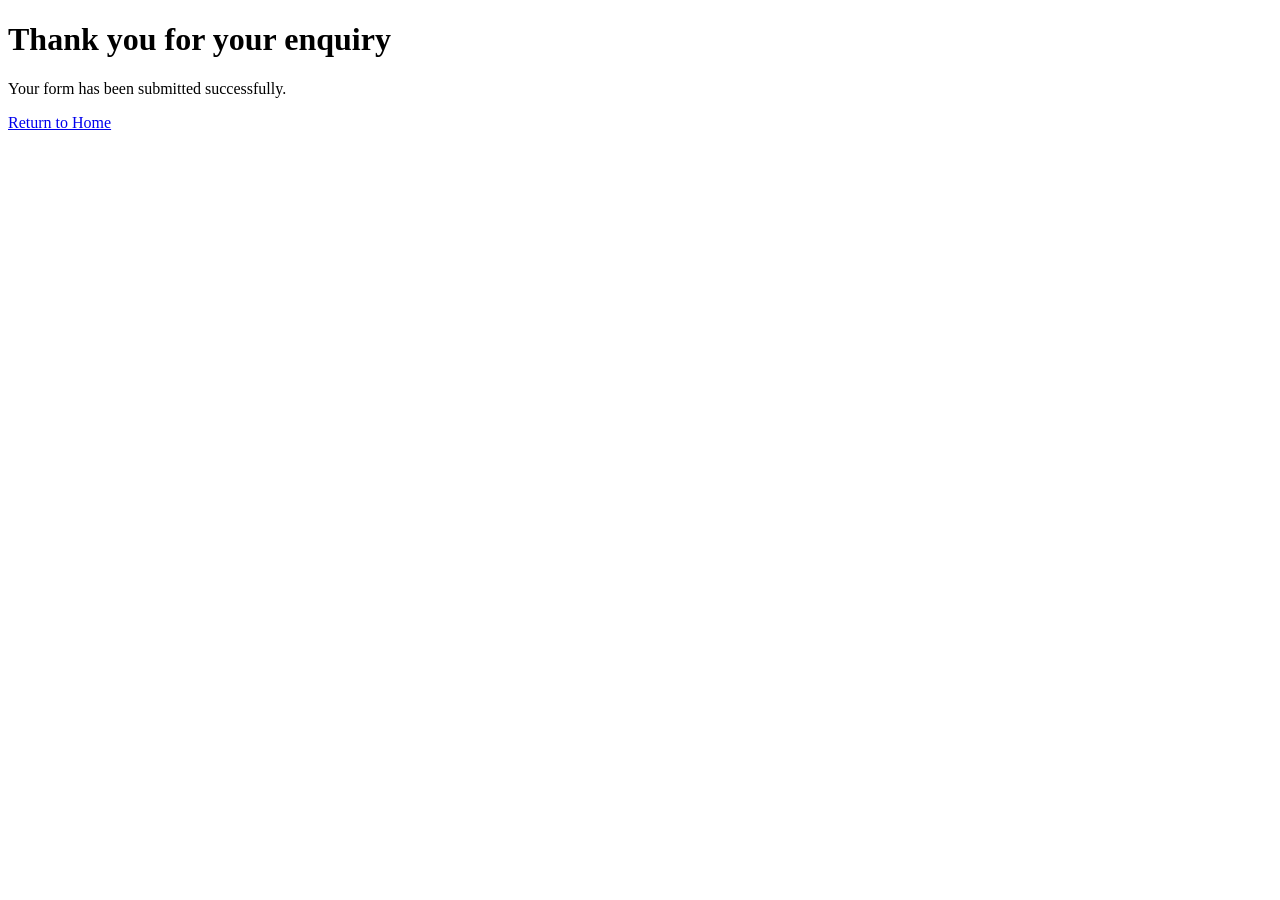
<file: thank-you.html>
<!DOCTYPE html>
<html lang="en">
<head>
  <meta charset="UTF-8" />
  <meta name="viewport" content="width=device-width, initial-scale=1.0" />
  <title>Thank You | Altiora Crest Academy</title>
</head>
<body>
  <h1>Thank you for your enquiry</h1>
  <p>Your form has been submitted successfully.</p>
  <p><a href="index.html">Return to Home</a></p>
</body>
</html>
</file>
<file: styles.css>
:root {
  --navy: #0d2346;
  --navy-2: #132f5f;
  --gold: #c59a36;
  --gold-soft: #f2ead6;
  --text: #152033;
  --muted: #64748b;
  --bg: #f8fafc;
  --white: #ffffff;
  --border: rgba(13, 35, 70, 0.1);
  --shadow: 0 20px 50px rgba(13, 35, 70, 0.1);
}

* { box-sizing: border-box; }
html { scroll-behavior: smooth; }
body {
  margin: 0;
  font-family: 'Inter', sans-serif;
  color: var(--text);
  background: var(--white);
  line-height: 1.6;
}
img { max-width: 100%; display: block; }
a { color: inherit; text-decoration: none; }
.container { width: min(1120px, calc(100% - 2rem)); margin: 0 auto; }
.narrow { max-width: 760px; }
.section { padding: 5rem 0; }
.muted-band { background: var(--bg); }
.eyebrow {
  text-transform: uppercase;
  letter-spacing: 0.16em;
  font-size: 0.78rem;
  font-weight: 800;
  color: var(--gold);
  margin: 0 0 0.9rem;
}
.nowrap {
  white-space: nowrap;
}
.light { color: #d2b97c; }
.light-heading,
.dark-section h2,
.dark-section h3,
.dark-section p { color: var(--white); }

h1, h2, h3 { margin-top: 0; line-height: 1.1; }
h1, h2 { font-family: 'Cormorant Garamond', serif; letter-spacing: -0.02em; }
h1 { font-size: clamp(2.6rem, 4vw, 5rem); margin-bottom: 1rem; }
h2 { font-size: clamp(2rem, 3vw, 3.4rem); margin-bottom: 1rem; }
h3 { font-size: 1.2rem; margin-bottom: 0.65rem; }
p { margin: 0 0 1rem; }
.lead { font-size: 1.1rem; color: var(--muted); max-width: 60ch; }

.site-header {
  position: sticky; top: 0; z-index: 20; backdrop-filter: blur(16px);
  background: rgba(255, 255, 255, 0.9); border-bottom: 1px solid var(--border);
}
.nav-wrap {
  display: flex; align-items: center; justify-content: space-between;
  min-height: 84px; gap: 1rem;
}
.brand { display: inline-flex; align-items: center; gap: 0.9rem; }
.brand-logo {
  width: 58px; height: 58px; object-fit: cover; border-radius: 50%;
  box-shadow: 0 8px 20px rgba(13,35,70,.15);
}
.brand-text { display: flex; flex-direction: column; line-height: 1.1; }
.brand-text strong { font-size: 1rem; color: var(--navy); }
.brand-text small { color: var(--muted); margin-top: 0.2rem; }
.site-nav { display: flex; align-items: center; gap: 1.3rem; }
.site-nav a:not(.btn) { color: var(--navy); font-weight: 600; }
.site-nav a.active:not(.btn) { color: var(--gold); }
.nav-toggle {
  display: none; border: 1px solid var(--border); background: white;
  border-radius: 12px; padding: 0.65rem 0.8rem; font-size: 1.1rem;
}

.btn {
  display: inline-flex; align-items: center; justify-content: center; border-radius: 999px;
  padding: 0.95rem 1.35rem; font-weight: 700; transition: 0.25s ease; border: 1px solid transparent;
}
.btn:hover { transform: translateY(-1px); }
.btn-sm { padding: 0.75rem 1rem; }
.btn-primary {
  background: linear-gradient(135deg, var(--gold), #e0c275); color: #201602;
  box-shadow: 0 12px 25px rgba(197, 154, 54, 0.25);
}
.btn-secondary { border-color: var(--navy); color: var(--navy); background: transparent; }
.full-width { width: 100%; }

.hero, .page-hero {
  background: radial-gradient(circle at top right, rgba(197,154,54,.12), transparent 30%), linear-gradient(180deg, #ffffff 0%, #f7f9fc 100%);
}
.hero { padding: 4rem 0 3rem; }
.page-hero { padding: 4.5rem 0 3rem; }
.hero-grid { display: grid; grid-template-columns: 1.2fr 0.8fr; gap: 2rem; align-items: center; }
.hero-actions { display: flex; flex-wrap: wrap; gap: 1rem; margin: 1.75rem 0; }
.hero-stats {
  list-style: none; padding: 0; margin: 1.6rem 0 0; display: grid;
  grid-template-columns: repeat(3, 1fr); gap: 1rem;
}
.hero-stats li {
  padding: 1rem; border: 1px solid var(--border); border-radius: 18px; background: rgba(255,255,255,.7);
}
.hero-stats strong { display: block; color: var(--navy); margin-bottom: 0.35rem; }
.hero-stats span { color: var(--muted); font-size: 0.95rem; }
.hero-card {
  background: linear-gradient(180deg, #122a55, #0d2346); color: white;
  padding: 1.5rem; border-radius: 28px; box-shadow: var(--shadow);
}
.crest-card {
  display: flex; align-items: center; gap: 1rem; padding-bottom: 1rem;
  border-bottom: 1px solid rgba(255,255,255,.12);
}
.crest-card img { width: 110px; border-radius: 22px; background: rgba(255,255,255,.1); }
.card-label {
  color: #d2b97c; text-transform: uppercase; font-size: 0.8rem; letter-spacing: 0.14em; font-weight: 800;
}
.quick-info { display: grid; grid-template-columns: 1fr; gap: 1rem; padding-top: 1rem; }
.quick-info div, .accent-panel, .admissions-box, .faq-item, .program-card, .value-box, .card, .contact-form {
  border: 1px solid var(--border); border-radius: 22px; background: white;
}
.quick-info div { padding: 1rem; border-color: rgba(255,255,255,.12); background: transparent; }
.quick-info span { display: block; color: rgba(255,255,255,.7); margin-bottom: 0.35rem; font-size: 0.9rem; }

.feature-strip, .cards-grid, .academics-grid, .footer-grid { display: grid; gap: 1.25rem; }
.feature-strip { grid-template-columns: repeat(3, 1fr); }
.feature-strip article, .program-card, .value-box, .faq-item, .card { padding: 1.4rem; }
.split-layout { display: grid; grid-template-columns: 1.05fr 0.95fr; gap: 2rem; align-items: start; }
.split-layout.reverse { grid-template-columns: 0.95fr 1.05fr; }
.value-boxes, .faq-group, .contact-card-stack { display: grid; gap: 1rem; }
.value-box span { display: inline-block; font-size: 0.85rem; font-weight: 800; color: var(--gold); margin-bottom: 0.6rem; }

.dark-section { background: linear-gradient(180deg, #11264c 0%, #08162c 100%); }
.cards-grid { grid-template-columns: repeat(3, 1fr); margin-top: 2rem; }
.four-up { grid-template-columns: repeat(4, 1fr); }
.card { background: rgba(255,255,255,0.05); border-color: rgba(255,255,255,0.08); }
.light-card { background: white; border-color: var(--border); }
.light-cards .card h3, .light-cards .card p { color: var(--text); }

.academics-grid { grid-template-columns: repeat(3, 1fr); }
.pillars-grid { display: grid; grid-template-columns: 1fr 0.85fr; gap: 1.5rem; margin-top: 2rem; }
.check-list { padding-left: 1.1rem; }
.check-list li { margin-bottom: 0.75rem; }
.accent-panel { padding: 1.4rem; background: linear-gradient(180deg, #fffdf7, #fff8e8); }
.panel-tag { font-size: 0.82rem; text-transform: uppercase; letter-spacing: 0.14em; color: var(--gold); font-weight: 800; }
.text-link { color: var(--navy); font-weight: 700; }

.steps-list { padding-left: 1.2rem; }
.steps-list li { margin-bottom: 0.8rem; }
.admissions-box { padding: 1.6rem; box-shadow: var(--shadow); }

.contact-form {
  padding: 1.4rem; display: grid; gap: 1rem; box-shadow: var(--shadow);
}
.contact-form label { display: grid; gap: 0.5rem; font-weight: 600; }
.contact-form input, .contact-form textarea, .contact-form select {
  width: 100%; padding: 0.9rem 1rem; border-radius: 14px; border: 1px solid var(--border);
  font: inherit; color: var(--text); background: white;
}
.contact-form input:focus, .contact-form textarea:focus, .contact-form select:focus {
  outline: 2px solid rgba(197,154,54,.25); border-color: var(--gold);
}

.site-footer { background: #0b1830; color: white; padding: 3rem 0; }
.footer-grid { grid-template-columns: 1.2fr 0.8fr 0.8fr; align-items: start; }
.footer-copy { color: rgba(255,255,255,.78); max-width: 40ch; }
.footer-links { list-style: none; padding: 0; margin: 0; }
.footer-links li { margin-bottom: 0.6rem; color: rgba(255,255,255,.78); }
.footer-brand .brand-text strong, .footer-brand .brand-text small { color: white; }

@media (max-width: 960px) {
  .hero-grid, .split-layout, .split-layout.reverse, .pillars-grid, .feature-strip, .academics-grid, .cards-grid, .four-up, .footer-grid, .hero-stats {
    grid-template-columns: 1fr;
  }

  .site-nav {
    position: absolute; top: 84px; right: 1rem; left: 1rem; display: none; flex-direction: column;
    align-items: stretch; background: white; border: 1px solid var(--border); border-radius: 18px; padding: 1rem;
    box-shadow: var(--shadow);
  }
  .site-nav.open { display: flex; }
  .nav-toggle { display: inline-flex; }
  .brand-text small { display: none; }
}
</file>
